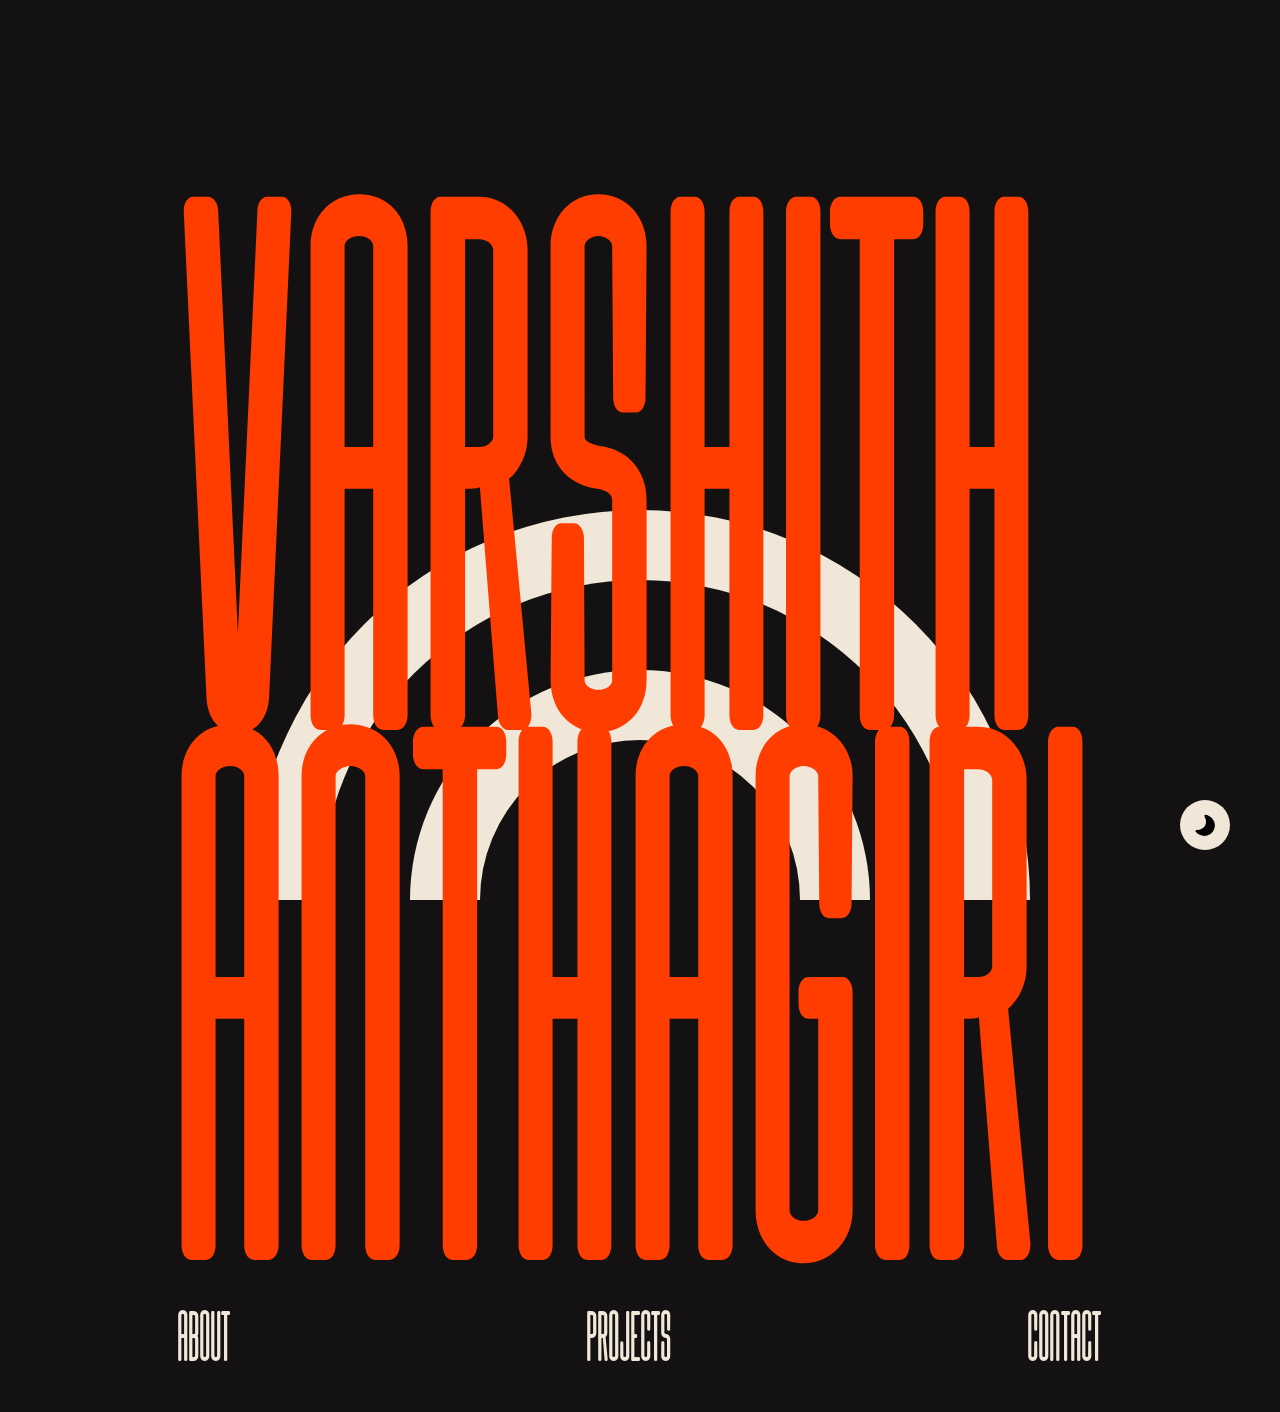
<file: index.html>
<!doctype html>
<html lang="en">
  <head>
    <meta http-equiv="Content-Type" content="text/html; charset=UTF-8" />
    <meta name="viewport" content="width=device-width, initial-scale=1.0" />
    <title>Home</title>
    <link rel="stylesheet" href="css/common.css" />
    <link rel="stylesheet" href="css/home.css" />
    <link rel="icon" type="image/x-icon" href="assets/va.png" />
    <script src="js/mode.js"></script>
  </head>
  <body>
    <div class="semicircle-wrapper">
      <div class="semicircle"></div>
      <div class="semicircle-small"></div>
    </div>
    <div class="fullscreen" role="main">
      <div class="namediv">
        <p id="name" class="muhaqu">
          VARSHITH <span class="break"><br /></span>ANTHAGIRI
        </p>
      </div>
      <div class="buttons">
        <button
          class="main muhaqu"
          onclick="window.location.href = 'about.html'"
          aria-label="About"
        >
          <span class="buttons-text">ABOUT</span>
        </button>
        <button
          class="main muhaqu"
          onclick="window.location.href = 'projects.html'"
          aria-label="Projects"
        >
          <span class="buttons-text">PROJECTS</span>
        </button>
        <button
          class="main muhaqu"
          onclick="window.location.href = 'contact.html'"
          aria-label="Contact"
        >
          <span class="buttons-text">CONTACT</span>
        </button>
      </div>
    </div>

    <button id="mode-switch" aria-label="Mode Switcher (dark/light)">
      <img src="assets/dark.svg" id="mode-image" alt="dark or light" />
    </button>
  </body>
</html>
</file>
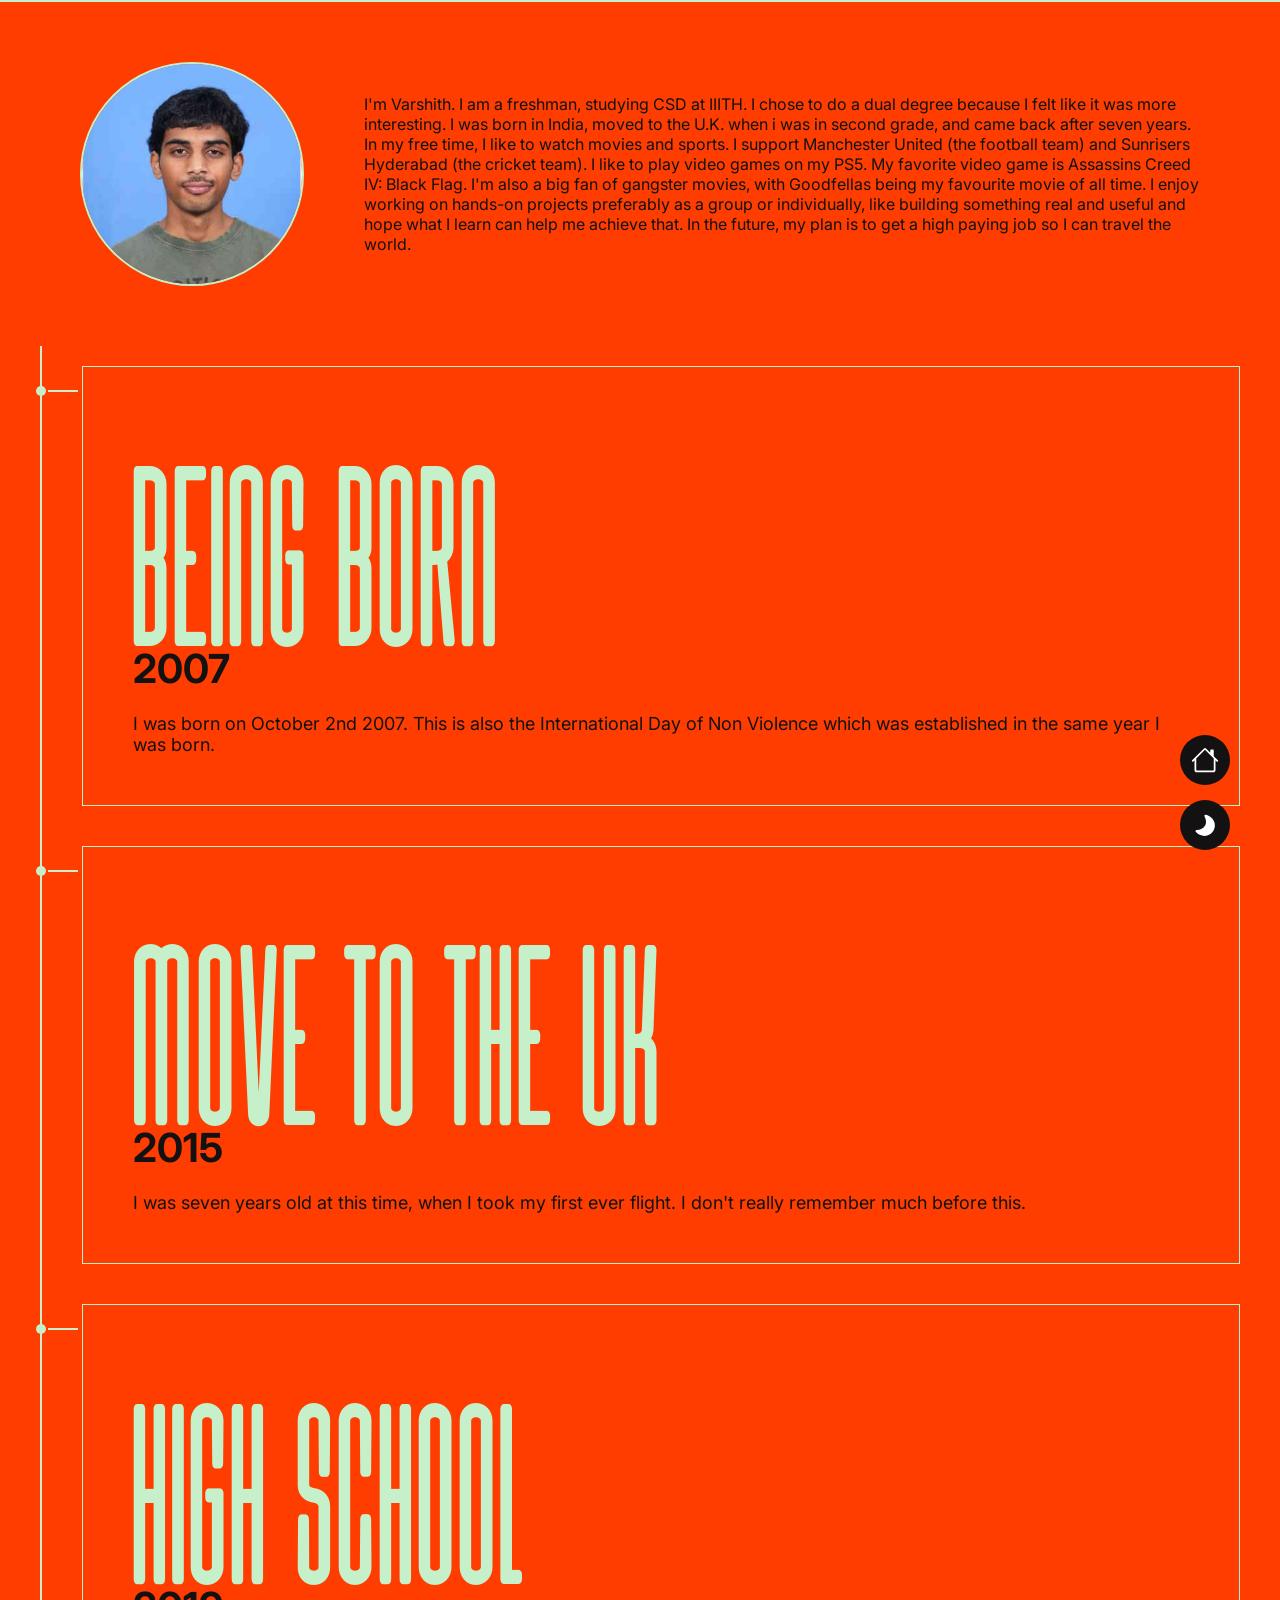
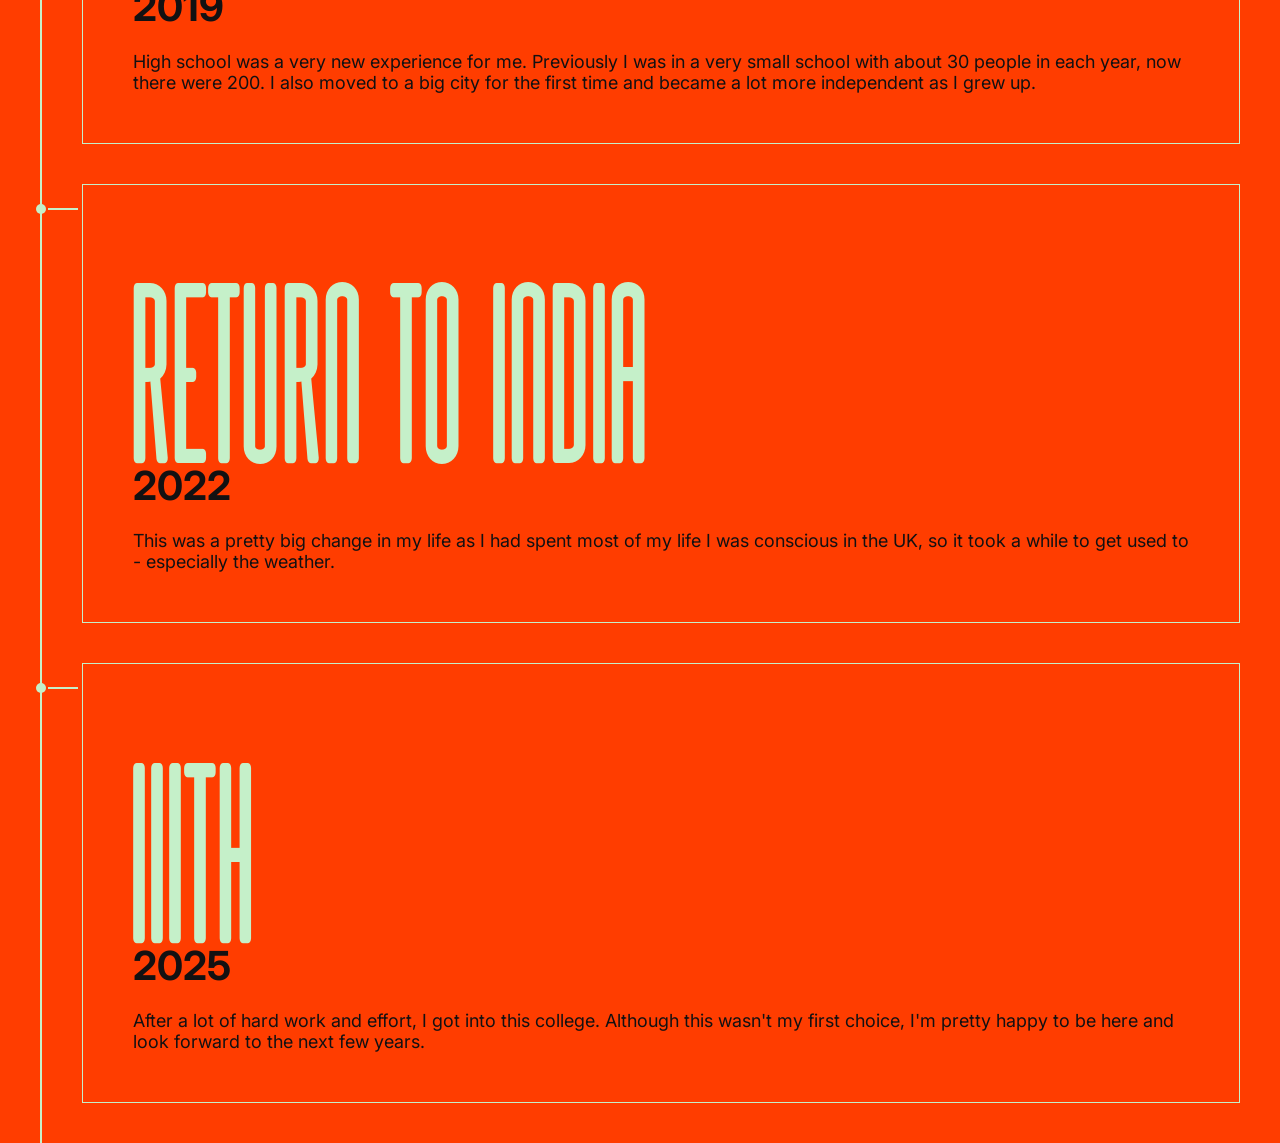
<file: about.html>
<!doctype html>
<html lang="en">
  <head>
    <meta charset="UTF-8" />
    <meta name="viewport" content="width=device-width, initial-scale=1.0" />
    <title>About Me</title>
    <link rel="stylesheet" href="css/common.css" />
    <link rel="icon" type="image/x-icon" href="assets/va.png" />
    <link rel="stylesheet" href="css/about.css" />
    <script src="js/mode.js"></script>
  </head>
  <body>
    <div
      id="scroll-progress"
      role="progressbar"
      aria-valuemin="0"
      aria-valuemax="100"
      aria-valuenow="0"
      aria-label="Page scroll progress"
    >
      <div id="scroll-progress-bar"></div>
    </div>

    <div class="statement">
      <img class="statement-img" src="images/pfp.jpg" alt="Profile photo" />
      <p class="statement-text">
        I'm Varshith. I am a freshman, studying CSD at IIITH. I chose to do a
        dual degree because I felt like it was more interesting. I was born in
        India, moved to the U.K. when i was in second grade, and came back after
        seven years. In my free time, I like to watch movies and sports. I
        support Manchester United (the football team) and Sunrisers Hyderabad
        (the cricket team). I like to play video games on my PS5. My favorite
        video game is Assassins Creed IV: Black Flag. I'm also a big fan of
        gangster movies, with Goodfellas being my favourite movie of all time. I
        enjoy working on hands-on projects preferably as a group or
        individually, like building something real and useful and hope what I
        learn can help me achieve that. In the future, my plan is to get a high
        paying job so I can travel the world.
      </p>
    </div>

    <div class="fullwidth timeline">
      <div class="card-container reveal">
        <div class="card">
          <p class="title muhaqu text-very-large">BEING BORN</p>
          <p class="date text-medium">2007</p>
          <p class="content text-small">
            I was born on October 2nd 2007. This is also the International Day
            of Non Violence which was established in the same year I was born.
          </p>
        </div>
      </div>
      <div class="card-container reveal">
        <div class="card">
          <p class="title muhaqu text-very-large">MOVE TO THE UK</p>
          <p class="date text-medium">2015</p>
          <p class="content text-small">
            I was seven years old at this time, when I took my first ever
            flight. I don't really remember much before this.
          </p>
        </div>
      </div>
      <div class="card-container reveal">
        <div class="card">
          <p class="title muhaqu text-very-large">HIGH SCHOOL</p>
          <p class="date text-medium">2019</p>
          <p class="content text-small">
            High school was a very new experience for me. Previously I was in a
            very small school with about 30 people in each year, now there were
            200. I also moved to a big city for the first time and became a lot
            more independent as I grew up.
          </p>
        </div>
      </div>
      <div class="card-container reveal">
        <div class="card">
          <p class="title muhaqu text-very-large">RETURN TO INDIA</p>
          <p class="date text-medium">2022</p>
          <p class="content text-small">
            This was a pretty big change in my life as I had spent most of my
            life I was conscious in the UK, so it took a while to get used to -
            especially the weather.
          </p>
        </div>
      </div>
      <div class="card-container reveal">
        <div class="card">
          <p class="title muhaqu text-very-large">IIITH</p>
          <p class="date text-medium">2025</p>
          <p class="content text-small">
            After a lot of hard work and effort, I got into this college.
            Although this wasn't my first choice, I'm pretty happy to be here
            and look forward to the next few years.
          </p>
        </div>
      </div>
    </div>
    <button id="back" aria-label="Back to home page">
      <img src="assets/back.svg" id="back-image" alt="back to home" />
    </button>
    <button id="mode-switch" aria-label="Mode Switcher (dark/light)">
      <img src="assets/light.svg" id="mode-image" alt="dark or light" />
    </button>

    <div id="overlay" class="overlay hidden"></div>

    <div id="popup" class="popup hidden">
      <p class="ques">Scroll to Last Read?</p>
      <div class="choice">
        <button id="close-yes" class="text-very-small">Yes</button>
        <button id="close-no" class="text-very-small">No</button>
      </div>
    </div>
    <script src="js/about.js" type="module"></script>
  </body>
</html>
</file>
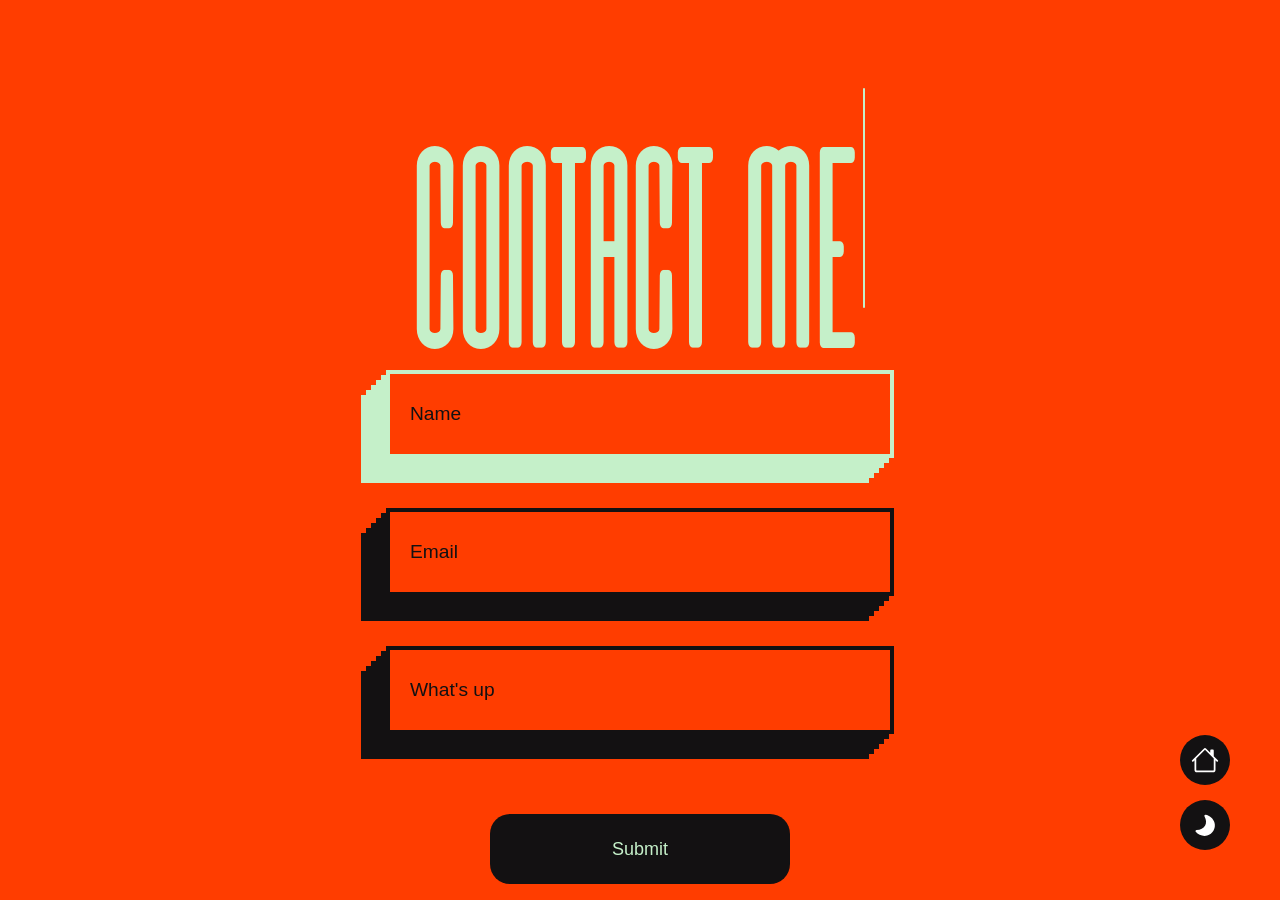
<file: contact.html>
<!doctype html>
<html lang="en">
  <head>
    <meta charset="UTF-8" />
    <meta name="viewport" content="width=device-width, initial-scale=1.0" />
    <title>Contact Me</title>
    <link rel="stylesheet" href="css/common.css" />
    <link rel="stylesheet" href="css/contact.css" />
    <link rel="stylesheet" href="css/typedtext.css" />
    <link rel="icon" type="image/x-icon" href="assets/va.png" />
    <script src="js/mode.js"></script>
  </head>
  <body>
    <button id="mode-switch" aria-label="Mode Switcher (dark/light)">
      <img src="assets/light.svg" id="mode-image" alt="dark or light" />
    </button>
    <button id="back" aria-label="Back to home page">
      <img src="assets/back.svg" id="back-image" alt="back to home" />
    </button>

    <div class="fullscreen">
      <div
        class="muhaqu contact-me typed-host"
        id="title"
        aria-hidden="true"
      ></div>
      <span class="sr-only" id="title-accessible"> Contact Me </span>
      <input type="text" placeholder="Name" id="name" autofocus />
      <input type="email" placeholder="Email" id="email" />
      <input type="text" placeholder="What's up" id="content" />
      <button id="submit">Submit</button>
    </div>

    <script src="js/contact.js" type="module"></script>
  </body>
</html>
</file>
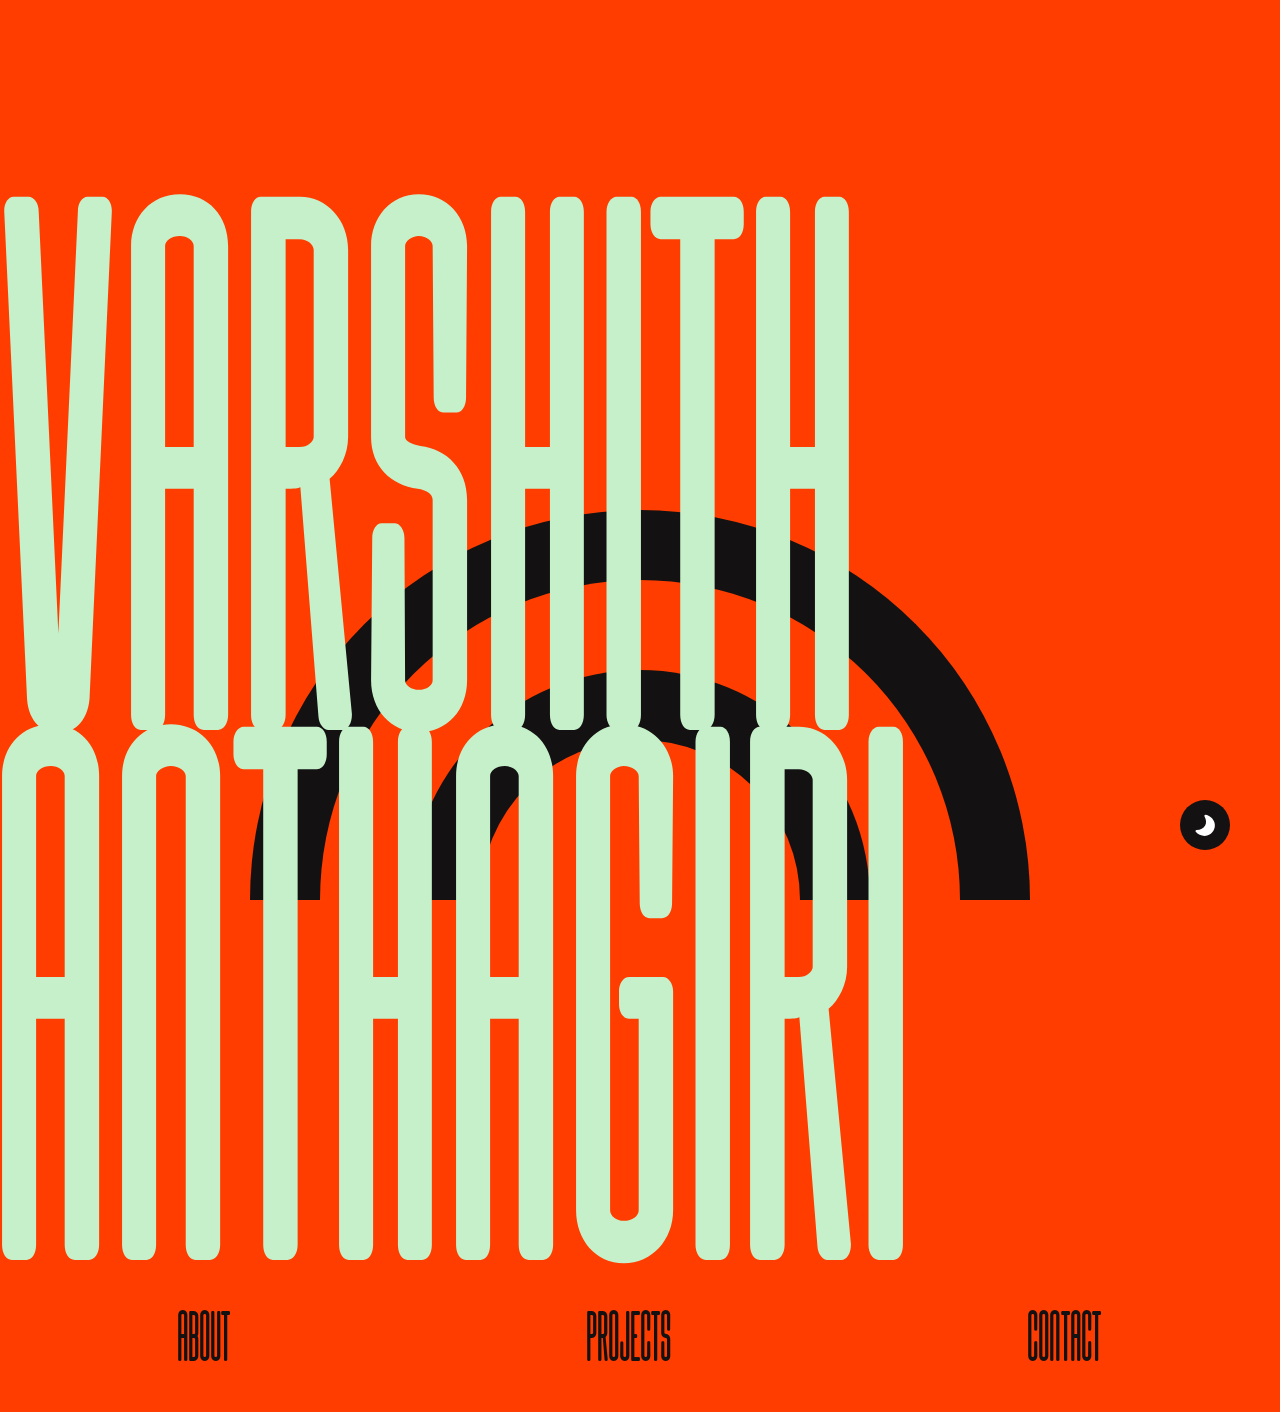
<file: home.html>
<!doctype html>
<html lang="en">
  <head>
    <meta http-equiv="Content-Type" content="text/html; charset=UTF-8" />
    <meta name="the home page of my personal website" />
    <title>Document</title>

    <link rel="stylesheet" href="css/common.css" />
    <link rel="stylesheet" href="css/home.css" />

    <script src="js/mode.js"></script>
  </head>
  <body>
    <div class="semicircle"></div>
    <div class="semicircle-wrapper">
      <div class="semicircle-small"></div>
    </div>
    <div class="fullscreen" role="main">
      <div class="namediv">
        <p id="name" class="muhaqu">VARSHITH ANTHAGIRI</p>
      </div>
      <div class="buttons">
        <button
          class="main muhaqu"
          onclick="window.location.href = 'about.html'"
          aria-label="About"
        >
          ABOUT
        </button>
        <button
          class="main muhaqu"
          onclick="window.location.href = 'projects.html'"
          aria-label="Projects"
        >
          PROJECTS
        </button>
        <button
          class="main muhaqu"
          onclick="window.location.href = 'contact.html'"
          aria-label="Contact"
        >
          CONTACT
        </button>
      </div>
    </div>

    <button id="mode-switch" aria-label="Mode Switcher (dark/light)">
      <img src="assets/dark.svg" id="mode-image" alt="dark or light" />
    </button>
  </body>
</html>
</file>
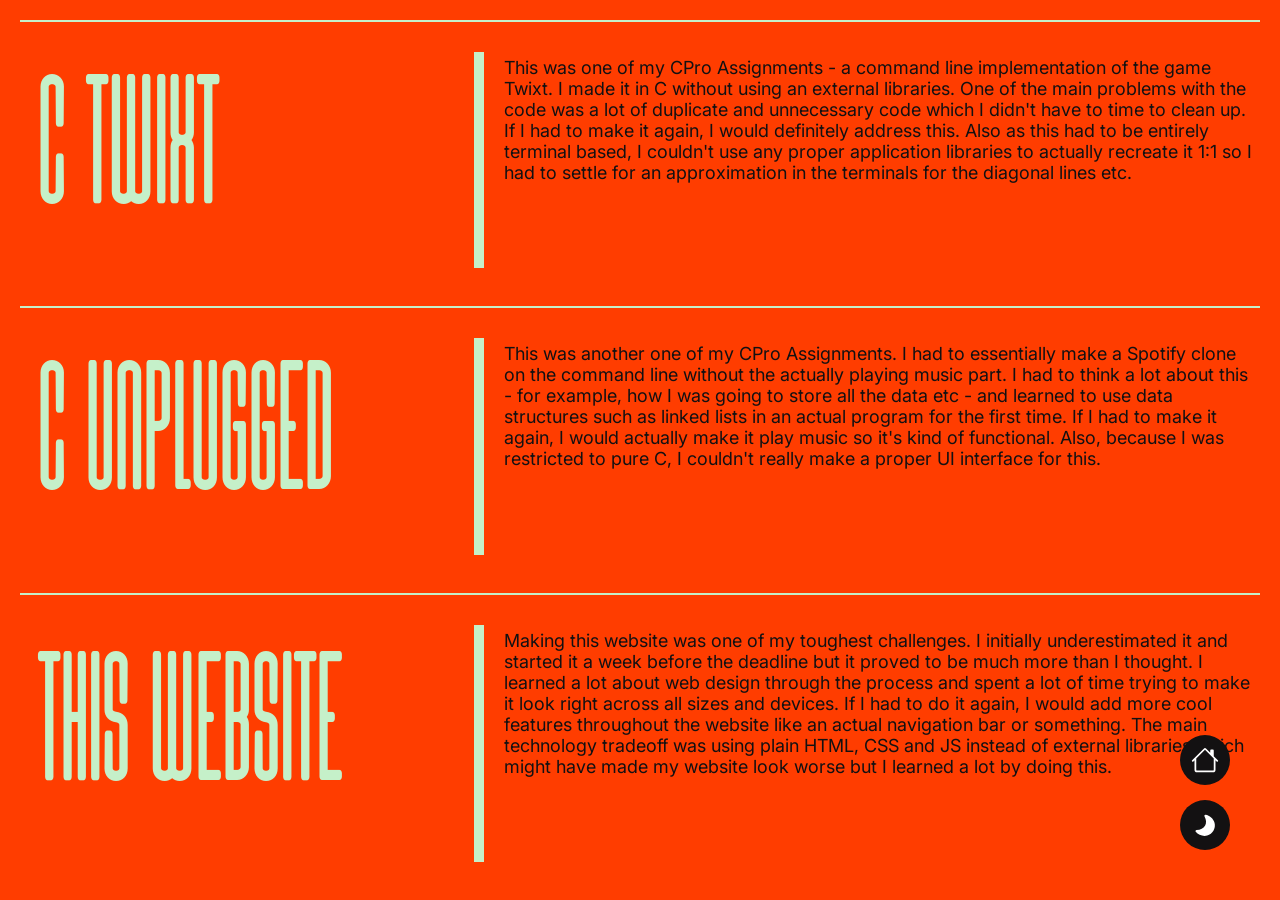
<file: projects.html>
<!doctype html>
<html lang="en">
  <head>
    <meta charset="UTF-8" />
    <meta name="viewport" content="width=device-width, initial-scale=1.0" />
    <title>Projects</title>
    <link rel="stylesheet" href="css/common.css" />
    <link rel="stylesheet" href="css/projects.css" />
    <script src="js/mode.js"></script>
    <link rel="icon" type="image/x-icon" href="assets/va.png" />
  </head>
  <body>
    <div class="fullscreen max">
      <div class="project-container">
        <div class="project">
          <p class="title muhaqu"><span>C TWIXT</span></p>
          <p class="description">
            This was one of my CPro Assignments - a command line implementation
            of the game Twixt. I made it in C without using an external
            libraries. One of the main problems with the code was a lot of
            duplicate and unnecessary code which I didn't have to time to clean
            up. If I had to make it again, I would definitely address this. Also
            as this had to be entirely terminal based, I couldn't use any proper
            application libraries to actually recreate it 1:1 so I had to settle
            for an approximation in the terminals for the diagonal lines etc.
          </p>
        </div>
      </div>
      <div class="project-container">
        <div class="project">
          <p class="title muhaqu">C UNPLUGGED</p>
          <p class="description">
            This was another one of my CPro Assignments. I had to essentially
            make a Spotify clone on the command line without the actually
            playing music part. I had to think a lot about this - for example,
            how I was going to store all the data etc - and learned to use data
            structures such as linked lists in an actual program for the first
            time. If I had to make it again, I would actually make it play music
            so it's kind of functional. Also, because I was restricted to pure
            C, I couldn't really make a proper UI interface for this.
          </p>
        </div>
      </div>
      <div class="project-container" style="margin-bottom: 20px">
        <div class="project">
          <p class="title muhaqu"><span>THIS WEBSITE</span></p>
          <p class="description">
            Making this website was one of my toughest challenges. I initially
            underestimated it and started it a week before the deadline but it
            proved to be much more than I thought. I learned a lot about web
            design through the process and spent a lot of time trying to make it
            look right across all sizes and devices. If I had to do it again, I
            would add more cool features throughout the website like an actual
            navigation bar or something. The main technology tradeoff was using
            plain HTML, CSS and JS instead of external libraries which might
            have made my website look worse but I learned a lot by doing this.
          </p>
        </div>
      </div>
    </div>

    <button
      id="mode-switch"
      aria-label="Mode Switcher (dark/light)"
      aria-pressed="false"
    >
      <img src="assets/light.svg" id="mode-image" alt="dark or light" />
    </button>

    <button id="back" aria-label="Back to home page">
      <img src="assets/back.svg" id="back-image" alt="back to home" />
    </button>
  </body>
</html>
</file>
<file: css/common.css>
@import url("https://fonts.googleapis.com/css2?family=Inter:ital,opsz,wght@0,14..32,100..900;1,14..32,100..900&display=swap");

@font-face {
  font-family: "Muhaqu";
  src: url("fonts/MuhaquRegularpersonaluse-0neG.otf") format("opentype");
  font-weight: normal;
  font-style: normal;
  ascent-override: 100%;
  descent-override: 0%;
  line-gap-override: 0%;
}
.muhaqu {
  font-family: "Muhaqu", sans-serif;
  font-weight: 400;
  font-style: normal;
}

.text-very-large {
  font-size: 200px;
}

.text-very-small {
  font-size: 15px;
}

.text-small {
  font-size: 18px;
}

.text-medium {
  font-size: 40px;
}

html {
  transition: background-color 0.4s ease;
  background-color: var(--bg-color);
  font-family: "Inter";
}

html,
body {
  margin: 0;
  padding: 0;
}

.fullscreen {
  height: 100vh;
  width: 100vw;
  display: flex;
  flex-direction: column;
}

#mode-switch {
  position: fixed;
  bottom: 50px;
  right: 50px;
  height: 50px;
  width: 50px;
  border-radius: 50%;
  border: none;
  padding: 0;
  display: flex;
  align-items: center;
  justify-content: center;
  transition:
    background-color 0.4s ease,
    transform 0.2s ease-out;
  background-color: var(--small-text-color);
  z-index: 9999;
}

#back {
  position: fixed;
  bottom: 115px;
  right: 50px;
  height: 50px;
  width: 50px;
  border-radius: 50%;
  border: none;
  padding: 0;
  display: flex;
  align-items: center;
  justify-content: center;
  transition:
    background-color 0.4s ease,
    transform 0.2s ease-out;
  background-color: var(--small-text-color);
  z-index: 9999;
}

#back img {
  width: 55%;
  height: 55%;
  object-fit: contain;
  padding: 0;
  margin: 0;
  filter: invert(var(--filter));
}

#back:hover {
  transform: scale(1.1);
}

#mode-switch:hover {
  transform: scale(1.1);
}

#mode-switch img {
  width: 50%;
  height: 50%;
  object-fit: contain;
  padding: 0;
  margin: 0;
  filter: invert(var(--filter));
}

/* We want to turn off all animation and motion if prefers reduced motion */
@media (prefers-reduced-motion: reduce) {
  * {
    animation: none !important;
    transition: none !important;
  }
}

.sr-only {
  position: absolute;
  width: 1px;
  height: 1px;
  padding: 0;
  margin: -1px;
  overflow: hidden;
  clip: rect(0, 0, 0, 0);
  white-space: nowrap;
  border: 0;
}

@media (max-width: 600px) {
  #mode-switch {
    bottom: 20px;
    right: 20px;
    height: 42px;
    width: 42px;
  }

  #back {
    bottom: 70px;
    right: 20px;
    height: 42px;
    width: 42px;
  }
}
</file>
<file: css/home.css>
.semicircle {
  transition: border-color 0.4s ease;
  position: absolute;
  bottom: 0%;
  z-index: -1;
  width: 50%;
  left: 50%;
  transform: translateX(-50%);
  aspect-ratio: 2 / 1;
  background: transparent;
  border: 70px solid var(--circle-color);
  border-bottom: none;
  border-radius: 50% 50% 0 0 / 100% 100% 0 0;
}

.semicircle-small {
  z-index: -1;
  transition: border-color 0.4s ease;
  position: absolute;
  bottom: 0;
  left: 50%;
  transform: translateX(-50%) rotate(0deg);
  width: 25%;
  aspect-ratio: 2 / 1;
  background: transparent;
  border: 70px solid var(--circle-color);
  border-bottom: none;
  border-radius: 50% 50% 0 0 / 100% 100% 0 0;
  animation: spin 4s linear infinite;
  transform-origin: center bottom;
}

@keyframes spin {
  from {
    transform: translateX(-50%) rotate(0deg);
  }
  to {
    transform: translateX(-50%) rotate(360deg);
  }
}

.semicircle-wrapper {
  position: absolute;
  bottom: 0;
  left: 0;
  width: 100%;
  height: 100%;
  overflow: hidden;
  pointer-events: none;
}

#name {
  margin: 0;
  transition: color 0.4s ease;
  color: var(--text-color);
  font-size: 530px;
  padding-top: 200px;
}

.namediv {
  display: flex;
  width: 100%;
  justify-content: center;
}

.buttons {
  height: 100%;
  justify-content: center;
  display: flex;
}

.main {
  flex-grow: 1;
  margin: 50px;
  border: none;
  background-color: transparent;
  font-size: 50px;
  transition: color 0.4s ease;
  color: var(--small-text-color);
}

.main:hover {
  transition: color 0.4s ease;
  color: var(--text-color);
  transition-duration: 300ms;
}
</file>
<file: css/about.css>
.fullwidth {
  display: flex;
  flex-direction: column;
  padding-left: 40px;
}

.timeline {
  position: relative;
  padding-left: 40px;
  margin-left: 40px;
  padding-top: 20px;
  border-left: 2px solid var(--text-color);
}

.card-container {
  position: relative;
  margin-bottom: 40px;
}

.card-container::before {
  content: "";
  position: absolute;
  left: -46px;
  top: 20px;
  width: 10px;
  height: 10px;
  border-radius: 50%;
  background-color: var(--text-color);
}

.card-container::after {
  content: "";
  position: absolute;
  left: -34px;
  top: 24px;
  width: 30px;
  height: 2px;
  background-color: var(--text-color);
}

.card {
  border: 1px solid var(--text-color);
  padding-left: 50px;
  padding-right: 50px;
  padding-bottom: 50px;
  margin-right: 40px;
}

.card .title {
  margin: 0 0 8px;
  margin-top: 100px;
  transform: translateY(10px);
  color: var(--text-color);
}

.card .content {
  margin: 0;
  color: var(--small-text-color);
}

.date {
  color: var(--small-text-color);
  margin: 0;
  font-weight: bold;
  margin-bottom: 20px;
}

.reveal {
  opacity: 0;
  transform: translateX(-60px);
  transition: all 0.6s ease;
}

.reveal.active {
  opacity: 1;
  transform: translateX(0);
}

.overlay {
  position: fixed;
  inset: 0;
  background-color: var(--overlay-color);
  opacity: 0;
  pointer-events: none;
  transition: opacity 0.4s ease;
}

.popup {
  position: fixed;
  top: 50%;
  left: 50%;
  transform: translate(-50%, -50%);
  background: var(--text-color);
  color: var(--small-text-color);
  padding-left: 40px;
  padding-right: 40px;
  padding-bottom: 40px;
  border-radius: 10px;
  display: flex;
  justify-content: center;
  flex-direction: column;
  opacity: 0;
  pointer-events: none;
  transition: all 0.4s ease;
}

.popup.show {
  opacity: 1;
  pointer-events: auto;
}

.overlay.show {
  opacity: 1;
  pointer-events: auto;
}
.choice {
  width: 100%;
  display: flex;
  gap: 20px;
  justify-content: center;
  margin-top: 15px;
}

.choice button {
  border: none;
  background-color: var(--small-text-color);
  color: var(--text-color);
  width: 100px;
  height: 50px;
  border-radius: 20px;
  transition:
    background-color 0.4s ease,
    color 0.4s ease;
}

.choice button:hover {
  background-color: var(--text-color);
  color: var(--small-text-color);
  border: 2px solid var(--small-text-color);
}
.ques {
  align-self: center;
  margin-top: 40px;
}

#scroll-progress {
  position: fixed;
  top: 0;
  left: 0;
  width: 100%;
  height: 10px;
  z-index: 99999;
  background-color: transparent;
}

#scroll-progress-bar {
  height: 100%;
  width: 0%;
  background-color: var(--small-text-color);
  transition:
    width 0.1s linear,
    color 0.4s ease;
}

.statement {
  width: 100%;
  box-sizing: border-box;
  padding: 60px 80px;
  display: flex;
  flex-direction: row;
  align-items: center;
  gap: 60px;
  border-top: 2px solid var(--text-color);
  transition: border 0.4s ease;
}

.statement-img {
  width: 220px;
  height: 220px;
  object-fit: cover;
  border-radius: 50%;
  flex-shrink: 0;
  border: 2px solid var(--text-color);
  transition: border 0.4s ease;
}

.statement-text {
  color: var(--small-text-color);
  font-size: medium;
  margin: 0;
  transition: color 0.4s ease;
}

.card .title {
  font-size: clamp(60px, 14vw, 200px);
  margin-top: clamp(30px, 7vw, 100px);
}

.date {
  font-size: clamp(24px, 4vw, 40px);
}

@media (max-width: 600px) {
  .statement {
    flex-direction: column;
    padding: 30px 20px;
    gap: 24px;
    text-align: center;
  }

  .statement-img {
    width: 140px;
    height: 140px;
  }

  .timeline {
    margin-left: 16px;
    padding-left: 20px;
  }

  .card-container::before {
    left: -28px;
  }

  .card-container::after {
    left: -18px;
    width: 18px;
  }

  .card {
    padding-left: 20px;
    padding-right: 20px;
    padding-bottom: 30px;
    margin-right: 10px;
  }

  .card .title {
    font-size: clamp(48px, 18vw, 100px);
    margin-top: clamp(20px, 8vw, 50px);
    text-transform: uppercase;
  }

  .card .content {
    font-size: 15px;
  }

  .popup {
    width: 85vw;
    padding-left: 20px;
    padding-right: 20px;
    padding-bottom: 20px;
  }
}
</file>
<file: css/contact.css>
.fullscreen {
  display: flex;
  flex-direction: column;
  align-items: center;
}

.contact-me {
  font-size: clamp(100px, 16vw, 200px);
  transform: translateY(clamp(60px, 10vw, 150px));
  color: var(--text-color);
}

#name {
  margin-top: 150px;
}

input {
  border: none;
  margin-bottom: 50px;
  color: var(--small-text-color);
  height: 40px;
  width: min(460px, 80vw);

  padding: 20px;
  font-size: larger;
  background-color: transparent;
  border: 4px solid var(--small-text-color);
  outline: none;
  box-shadow:
    var(--small-text-color) -5px 5px,
    var(--small-text-color) -10px 10px,
    var(--small-text-color) -15px 15px,
    var(--small-text-color) -20px 20px,
    var(--small-text-color) -25px 25px;

  transition:
    box-shadow 0.4s ease,
    color 0.4s ease,
    border-color 0.4s ease;
}

input:focus {
  border-color: var(--text-color);
  box-shadow:
    var(--text-color) -5px 5px,
    var(--text-color) -10px 10px,
    var(--text-color) -15px 15px,
    var(--text-color) -20px 20px,
    var(--text-color) -25px 25px;
}

input::placeholder {
  color: var(--small-text-color);
  transition: color 0.4s ease;
  transition: background-color 0.4s ease;
}

#submit {
  border: none;
  background-color: var(--small-text-color);
  color: var(--text-color);
  height: 70px;
  width: 300px;
  margin-top: 30px;
  border-radius: 20px;
  font-size: large;
  transition:
    background-color 0.4s ease,
    border-color 0.4s ease;
}

#submit:hover {
  background-color: var(--text-color);
  color: var(--small-text-color);
}

@keyframes shake {
  0%,
  100% {
    transform: translateX(10px);
  }
  20% {
    transform: translateX(15px);
  }
  40% {
    transform: translateX(5px);
  }
  60% {
    transform: translateX(15px);
  }
  80% {
    transform: translateX(5px);
  }
}

input.shake {
  animation: shake 0.4s ease;
}

.finished {
  background-color: var(--success-color) !important;
  color: var(--small-text-color) !important;
}

@media (max-width: 600px) {
  #name {
    margin-top: clamp(80px, 18vw, 150px);
  }

  .contact-me {
    font-size: clamp(80px, 24vh, 160px);
    transform: translateY(clamp(40px, 12vw, 60px));
  }

  input {
    margin-bottom: 30px;
    box-shadow:
      var(--small-text-color) -3px 3px,
      var(--small-text-color) -6px 6px,
      var(--small-text-color) -9px 9px;
  }

  input:focus {
    box-shadow:
      var(--text-color) -3px 3px,
      var(--text-color) -6px 6px,
      var(--text-color) -9px 9px;
  }

  #submit {
    width: min(300px, 80vw);
    height: 56px;
    margin-top: 20px;
  }
}
</file>
<file: css/typedtext.css>
.typed-host {
  display: inline;
  transition: color 0.4s ease;
}

.tt-text {
  display: inline;
}

@keyframes tt-blink {
  0%,
  100% {
    opacity: 1;
  }
  50% {
    opacity: 0;
  }
}

.tt-cursor {
  display: inline-block;
  width: 2px;
  height: 1.1em;
  background: currentColor;
  vertical-align: text-bottom;
  margin-left: 2px;
  border-radius: 1px;
  transform: translateY(-0.2em);
  animation: tt-blink 1.1s step-start infinite;
  transition: color 0.4s ease;
}

.typed-host.typing .tt-cursor,
.typed-host.erasing .tt-cursor {
  animation-play-state: paused;
  opacity: 1;
}
</file>
<file: css/projects.css>
.project-container {
  flex-grow: 1;
  width: 100%;
  display: flex;
}

.project {
  flex-grow: 1;
  margin-top: 20px;
  margin-left: 20px;
  margin-right: 20px;
  border-top: 2px solid var(--text-color);
  transition: border-color 0.4s ease;
  display: flex;
  flex-direction: row;
  overflow: hidden;
}

.title {
  padding-left: 20px;
  color: var(--text-color);
  transition: color 0.4s ease;

  min-width: 35%;
  font-size: clamp(40px, 10vw, 220px);
  margin: 0;
  transform: translateY(20%);
}

.description {
  color: var(--small-text-color);
  transition: color 0.4s ease;
  padding-top: 5px;
  margin-top: 30px;
  font-size: large;
  padding-left: 20px;
  border-left: 10px solid var(--text-color);
  transition: border-left-color 0.4s ease;
  transition: color 0.4s ease;
}

@keyframes slideIn {
  from {
    transform: translateX(-100%);
  }
  to {
    transform: translateX(0);
  }
}

.fullscreen .max {
  overflow-x: hidden;
}

/* The container should only be out of the screen if it is going to be animated in , i.e. prefers reduced motion is off */
@media (prefers-reduced-motion: no-preference) {
  .project-container {
    transform: translateX(-100%);
    animation: slideIn 0.5s linear forwards;
  }

  .project-container:nth-child(1) {
    animation-delay: 0s;
  }
  .project-container:nth-child(2) {
    animation-delay: 0.4s;
  }
  .project-container:nth-child(3) {
    animation-delay: 0.6s;
  }
}

@media (max-width: 1000px) {
  .project {
    flex-direction: column;
    overflow: visible;
    margin-left: 14px;
    margin-right: 14px;
    margin-top: 14px;
  }

  .title {
    font-size: clamp(48px, 17vw, 96px);
    min-width: unset;
    padding-left: 10px;

    transform: translateY(17.5%);
    padding-bottom: 0.5em;
  }

  .description {
    border-left: none;
    border-top: 6px solid var(--text-color);
    padding-left: 0;
    padding-top: 14px;
    margin-top: 4px;
    font-size: medium;
    line-height: 1.6;
  }
}
</file>
